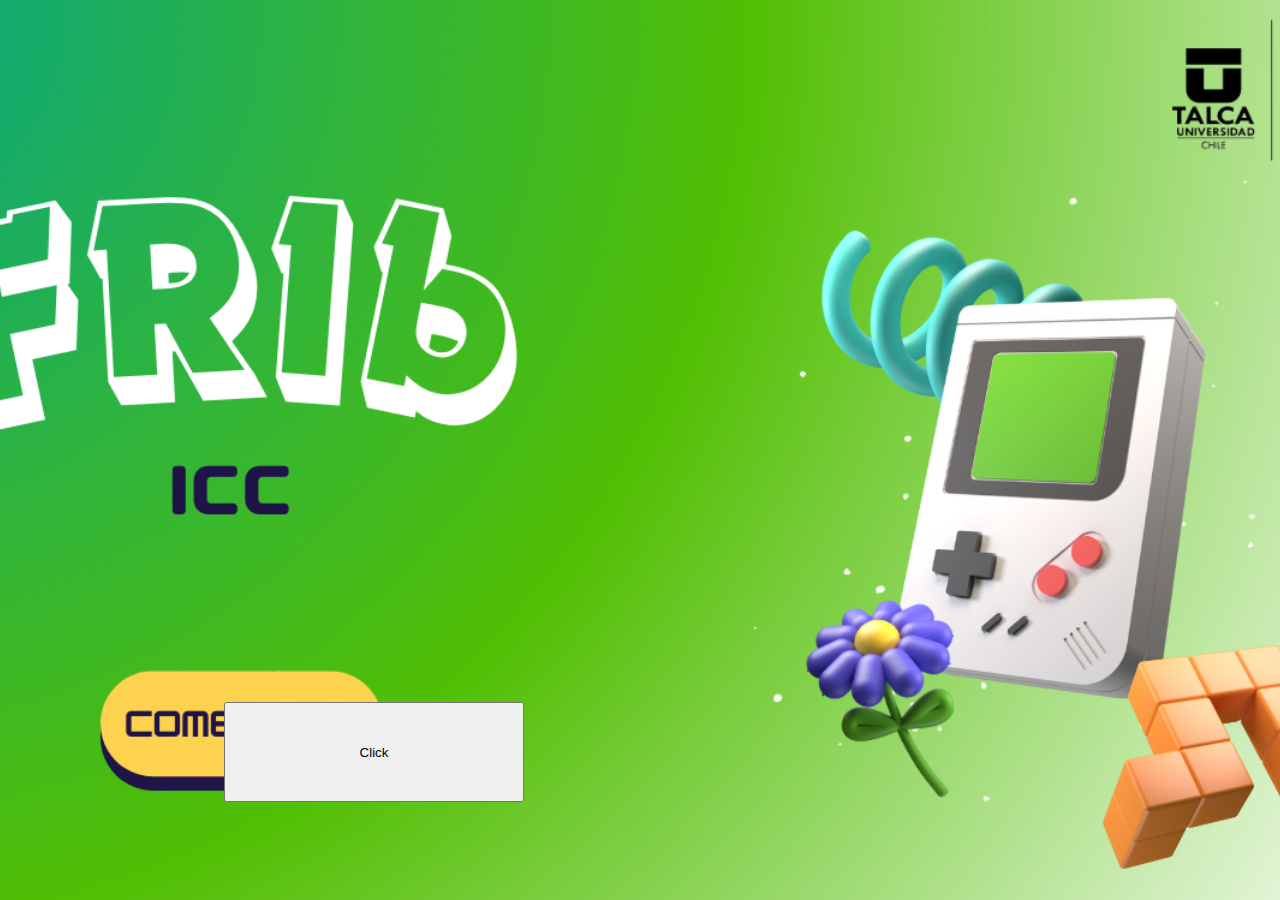
<file: index.html>
<!DOCTYPE html>
<html lang="en">
<head>
    <link rel="stylesheet" type="text/css" href="homecss.css">
    <meta charset="UTF-8">
    <meta name="viewport" content="width=device-width, initial-scale=1.0">
    <title>Frib ICC </title>

    <style>
        .button-layout {
            position: fixed;
            left: 17.5vw;   /* 10% del ancho del viewport */
            top: 78vh;    /* 20% de la altura del viewport */
        }

        button {
            width: 300px;   /* Ancho del botón  */
            height: 100px;  /* Altura del botón */

            /*
            /* background: transparent; /* Hace que el fondo del botón sea transparente */
            /* border: none; /* Elimina el borde del botón */
            /* color: transparent; /* Hace que el color del texto sea transparente */
        }
    </style>
    
</head>
<body>
    <div class="button-layout">
        <a href="paginajuegos.html">
            <button>Click</button>
        </a>
    </div>
</body>
</html>
</file>
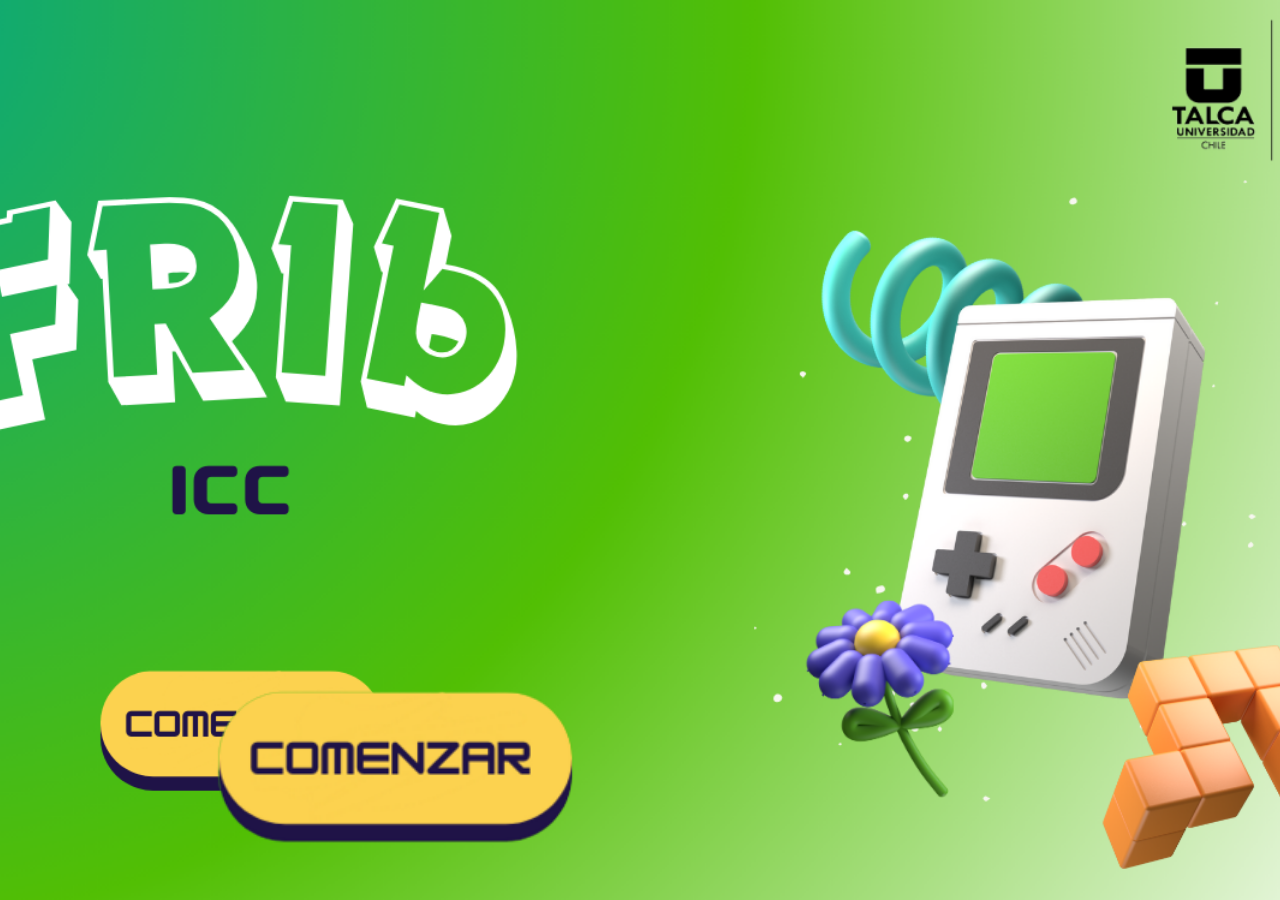
<file: home/index.html>
<!DOCTYPE html>
<html lang="en">
<head>
    <link rel="stylesheet" type="text/css" href="homecss.css">
    <meta charset="UTF-8">
    <meta name="viewport" content="width=device-width, initial-scale=1.0">
    <title>Frib ICC </title>

    
</head>
<body>
    <div>
        <a href="../pagina_juegos/paginajuegos.html">
            <button class="button-layout">Iniciar</button>
        </a>
    </div>
</body>
</html>
</file>
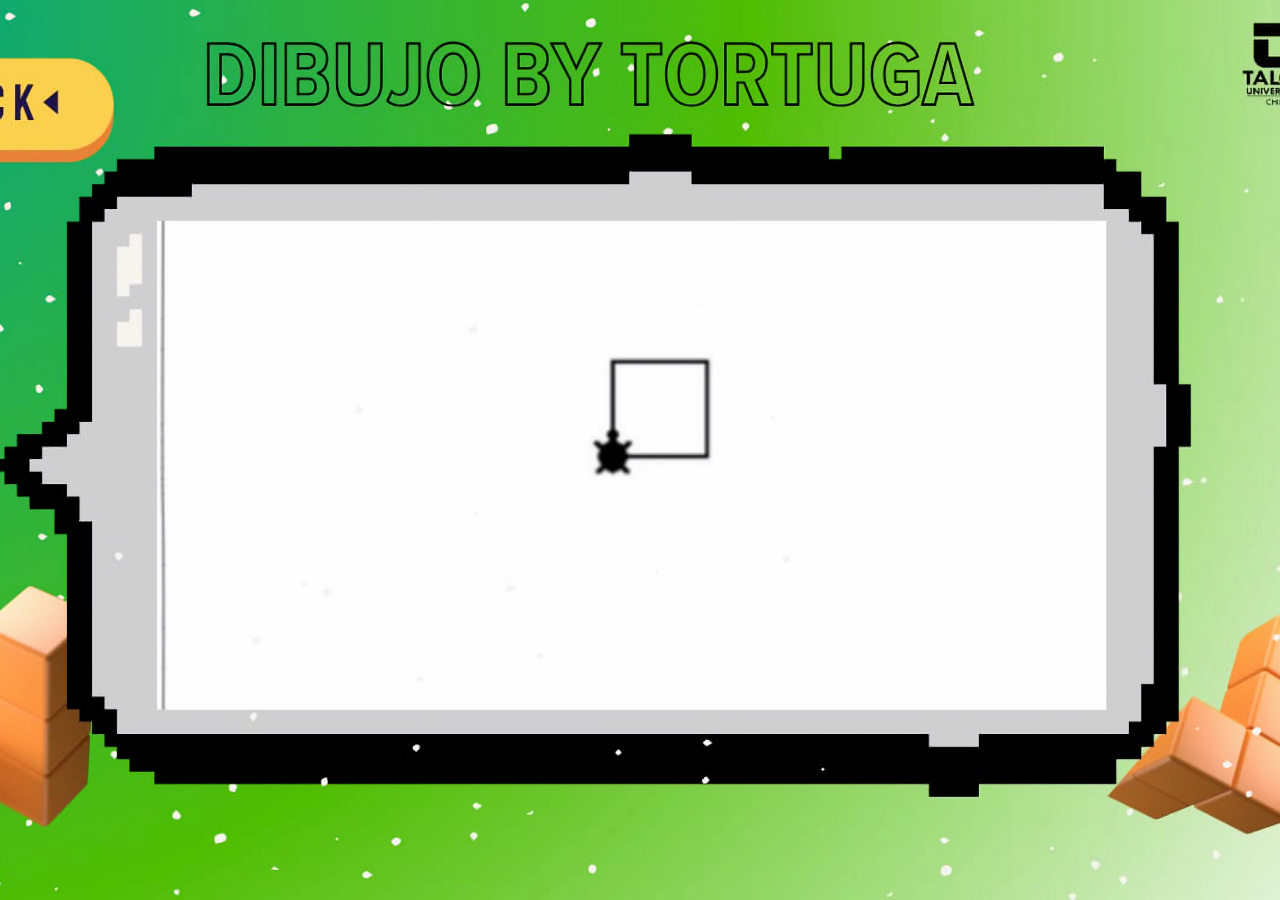
<file: paginadibujobytortuga.html>
<!DOCTYPE html>
<html lang="en">
<head>
    <link rel="stylesheet" type="text/css" href="dibujobytortuga.css">
    <meta charset="UTF-8">
    <meta name="viewport" content="width=device-width, initial-scale=1.0">
    <title>Document</title>
    <style>
        .button-layout {
            position: fixed;
            left: 60px;    /* Coordenada X     */
            top: 25px;     /* Coordenada Y     */
        }

        button {
            width: 260px;   /* Ancho del botón  */
            height: 110px;  /* Altura del botón */
            background: transparent; /* Hace que el fondo del botón sea transparente */
            border: none; /* Elimina el borde del botón */
            color: transparent; /* Hace que el color del texto sea transparente */
        }
    </style>
</head>
<body>

    <div class="button-layout">
        <a href="paginajuegos.html">
            <button>Click</button>
        </a>
    </div>

    
</body>
</html>
</file>
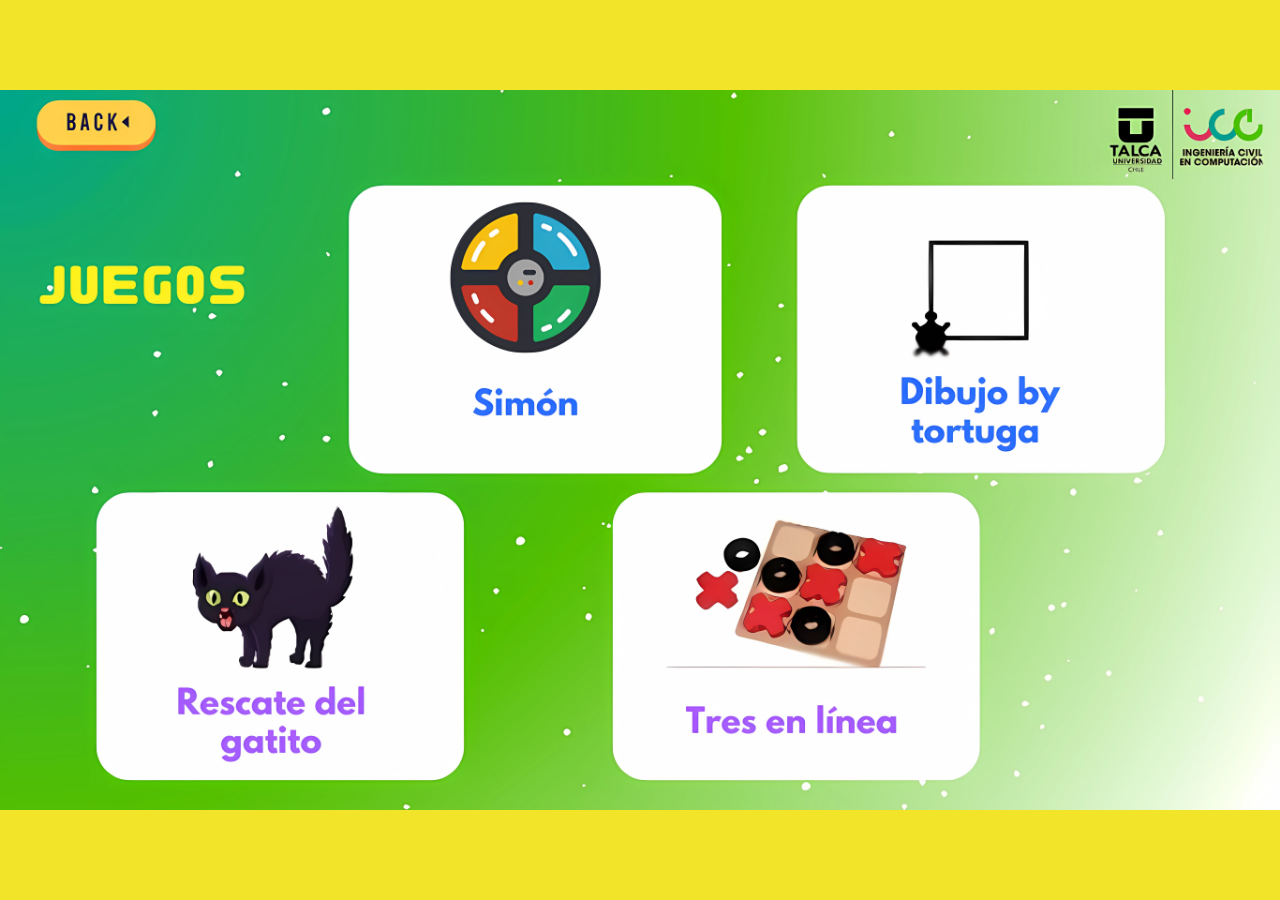
<file: paginajuegos.html>
<!DOCTYPE html>
<html lang="en">
<head>
    <link rel="stylesheet" type="text/css" href="paginajuegoscss.css">
    <meta charset="UTF-8">
    <meta name="viewport" content="width=device-width, initial-scale=1.0">
    <title>Document</title>
    <style>
        .button1-layout {
            position: fixed;
            left: 160px;    /* Coordenada X     */
            top: 15px;     /* Coordenada Y     */
        }

        .button2-layout {
            position: fixed;
            left: 385px;    /* Coordenada X     */
            top: 790px;     /* Coordenada Y     */ 
        }

        .button3-layout {
            position: fixed;
            left: 1293px;    /* Coordenada X     */
            top: 390px;     /* Coordenada Y     */ 
        }

        .button4-layout {
            position: fixed;
            left: 710px;    /* Coordenada X     */
            top: 390px;     /* Coordenada Y     */ 
        }

        .button5-layout {
            position: fixed;
            left: 1050px;    /* Coordenada X     */
            top: 790px;     /* Coordenada Y     */ 
        }

        button {
            width: 145px;   /* Ancho del botón  */
            height: 55px;  /* Altura del botón */
            
            /*Hace que el botón sea transparente*/ 
            background: transparent; 
            border: none; 
            color: transparent;
        }
    </style>
</head>
<body>
    <div class="button1-layout">
        <a href="index.html">
            <button>Click</button>
        </a>
    </div>
    
    <div class="button2-layout">
        <a href="paginarescatedelgatito.html">
            <button>Gato</button>
        </a>
    </div> 

    <div class="button3-layout">
        <a href="paginadibujobytortuga.html">
            <button>Tortuga</button>
        </a>
    </div>
    
    <div class="button4-layout">
        <a href="paginasimondice.html">
            <button>Simon</button>
        </a>
    </div>
    
    <div class="button5-layout">
        <a href="paginatresenlinea.html">
            <button>Tres</button>
        </a>
    </div> 
</body>
</html>
</file>
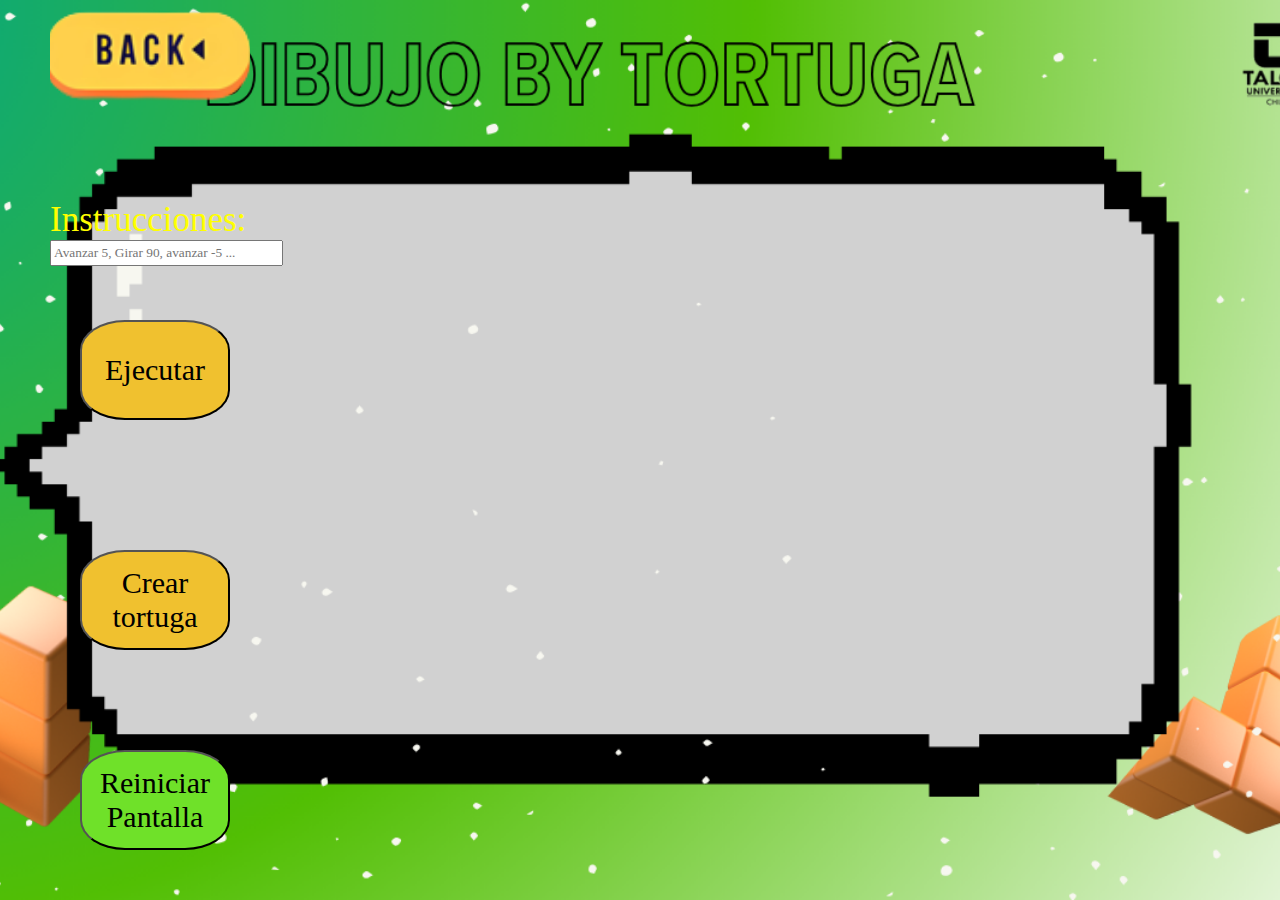
<file: dibujobytortuga/paginadibujobytortuga.html>
<!DOCTYPE html>
<html lang="en">
<head>
    <link rel="stylesheet" type="text/css" href="dibujobytortuga.css">
    <meta charset="UTF-8">
    <meta name="viewport" content="width=device-width, initial-scale=1.0">
    <title>Document</title>
    <!-- Este código hace un párrafo 
    <script src="https://cdn.jsdelivr.net/npm/phaser@3.60.0/dist/phaser-arcade-physics.min.js"></script>
    -->
    <meta charset="UTF-8">
    <meta name="viewport" content="width=device-width, initial-scale=1.0">
    <title>Proyecto Tortuga</title>
    <style>
        #canvas {
            position: absolute; 
            left: 320px; 
            top: 150px;
            border: 0px solid #000;
        }

    </style>
</head>
<body style="margin-right:50rem ; margin-top:31%; display:flex;align-items: center">
    
    <canvas id="canvas" width="1230" height="450"></canvas>
    
    <br> 
    <label for="instrucciones" style="position: absolute; left: 50px; top: 200px;  width: 150px; height: 100px; font-size: 35px; font-family: 'Georgia', serif; Color: yellow;">Instrucciones:</label>
    <input type="text" id="instrucciones" placeholder="Avanzar 5, Girar 90, avanzar -5 ..." style="position: absolute; left: 50px; top: 240px; width: 225px; height: 20px; font-family: 'Georgia', serif;">
    <button onclick="ejecutarInstrucciones()" style="border-radius: 30%; padding: 10px 20px; font-size: 30px; background: #F0C12F; position: absolute; left: 80px; top: 320px; width: 150px; height: 100px; font-family: 'Georgia', serif;">Ejecutar</button>
    <button onclick="dibujarTortuga()" style="border-radius: 30%; padding: 10px 20px; font-size: 30px; background: #F0C12F; position: absolute; left: 80px; top: 550px; width: 150px; height: 100px; font-family: 'Georgia', serif;">Crear tortuga</button>
    <button onclick="reiniciar()" style="border-radius: 30%; padding: 10px 10px; font-size: 30px; background: #6FE129; position: absolute; left: 80px; top: 750px; width: 150px; height: 100px;  font-family: 'Georgia', serif;">Reiniciar Pantalla</button>

    <label for="instrucciones" style="position: absolute; left: 1650px; top: 200px;  width: 150px; height: 100px; font-size: 35px; color: #43A0AB; font-family: 'Georgia', serif;">Instrucciones Predefinidas:</label>
    <label for="instrucciones" style="position: absolute; left: 1650px; top: 300px;  width: 200px; height: 100px; font-size: 20px; Color: #43A0AB; font-family: 'Georgia', serif;">-Avanzar_X_(Píxeles)</label>
    <label for="instrucciones" style="position: absolute; left: 1650px; top: 330px;  width: 150px; height: 100px; font-size: 20px; Color: #43A0AB; font-family: 'Georgia', serif;">-Girar_X_(Grados)</label>
    
    <div id="canvas-container">
        <canvas id="canvas" width="1260" height="670"></canvas>
    </div>

    <div>
        <a href="../pagina_juegos/paginajuegos.html" title="Librería de juegos">
            <button class="buttonBack-layout" tittle="Librería de juegos">Back</button>
        </a>
    </div>

    <div id="phaser-container">
        <script>
        // Definir el canvas
        const canvas = document.getElementById('canvas');
        const ctx = canvas.getContext('2d');

        // Definimos la Tortuga para mantener el estado
        const tortuga = {
            x: canvas.width / 2,
            y: canvas.height / 2,
            angulo: 0 // Ángulo en grados
        };

        function reiniciar() {
            tortuga.x = canvas.width / 2;
            tortuga.y = canvas.height / 2;
            tortuga.angulo = 0;
            rastroAcumulado.length = 0;

            ctx.clearRect(0, 0, canvas.width, canvas.height);
        }
        
        //Ejemplos de dibujos
        //avanzar 5 & girar 90 & avanzar 5 & girar 90 & avanzar 5 & girar 90 & avanzar 10 & girar -90 & avanzar 5  & girar -90 & avanzar 5  & girar -90 & avanzar 5 & girar -45 & avanzar 6 & girar 180 & avanzar 12
        //avanzar 5 & girar -45 & avanzar 7 & girar -45 & avanzar 5 & girar -45 & avanzar 7 & girar -45 & avanzar 5 & girar -45 & avanzar 7 & girar -45 & avanzar 5 & girar -45 & avanzar 7

        //Fcunción para ejecutar la instrucción solicitada por el usuario
        function ejecutarInstrucciones() {
            const instruccionesInput = document.getElementById('instrucciones');
            const instrucciones = instruccionesInput.value.trim();

            // Verificar si se ingresaron al menos dos instrucciones separadas por "&"
            if (instrucciones.includes('&')) {
                const instruccionesSeparadas = instrucciones.split('&');

                // Limpiar el rastro acumulado antes de iniciar nuevas instrucciones
                rastroAcumulado.length = 0;

                instruccionesSeparadas.forEach((instruccion, index) => {
                    setTimeout(() => {
                        ejecutarSiguiente(instruccionesSeparadas, index);
                    }, index * 1000); 
                });
            } else {
                // Ejecutar una sola instrucción
                ejecutarSiguiente([instrucciones], 0);
                moverTortuga(0);
            }
        }

        //Función que en caso de que sean más de 2 instruciones a la ves, ejecute cada instrucción en base al índice de un arrelgo 
        function ejecutarSiguiente(instrucciones, index) {
            if (index >= instrucciones.length) return;

            const instruccionActual = instrucciones[index].trim();

            // Validar la estructura de la instrucción actual
            const match = /^(avanzar|girar) (-?\d+)$/.exec(instruccionActual);
            if (!match) {
                alert('La instrucción: "' + instruccionActual + '" no es reconocida');
                return;
            }

            const comando = match[1].toLowerCase();
            const valor = parseInt(match[2]);

            const finalizarInstruccion = () => {
                ejecutarSiguiente(instrucciones, index + 1);
            };
            //Comandos que el código reconoce para compilar 
            switch (comando) {
                case 'avanzar':
                    moverTortuga(valor).then(finalizarInstruccion);
                    moverTortuga(0);
                    break;
                case 'girar':
                    girarTortuga(valor).then(finalizarInstruccion);
                    moverTortuga(0);
                    break;
                default:
                    console.log('Instrucción no reconocida:', instruccionActual);
                    finalizarInstruccion();
            }
        }

        // Función para dibujar la tortuga en el canvas
        function dibujarTortuga() {
            ctx.clearRect(0, 0, canvas.width, canvas.height);

            // Dibujar el rectángulo para representar la tortuga
            //Después lo quite visualmente
            const anchoTortuga = 25;
            const altoTortuga = 20;

            ctx.save();
            ctx.translate(tortuga.x, tortuga.y);
            ctx.rotate(tortuga.angulo * (Math.PI / 180));

            ctx.fillStyle = '#00000000';
            ctx.fillRect(-anchoTortuga / 2, -altoTortuga / 2, anchoTortuga, altoTortuga);
            //Borde del rectángulo
            //ctx.strokeRect(-anchoTortuga / 2, -altoTortuga / 2, anchoTortuga, altoTortuga);
            ctx.lineWidth = '0,01';

            //Cabeza Tortuga
            const radioCirculo2 = 5;
            ctx.beginPath();
            ctx.arc(7, 0, radioCirculo2, 0, 2 * Math.PI);
            ctx.fillStyle = 'darkgreen';
            ctx.fill();
            ctx.stroke();

            //Patas Tortuga
            ctx.beginPath();
            ctx.moveTo(3,-14);
            ctx.lineTo(-1,1);
            ctx.strokeStyle = 'green';
            ctx.lineWidth = 4;
            ctx.stroke();

            ctx.beginPath();
            ctx.moveTo(3,15);
            ctx.lineTo(-1,1);
            ctx.strokeStyle = 'green';
            ctx.stroke();

            ctx.beginPath();
            ctx.moveTo(-8,8);
            ctx.lineTo(-10,15);
            ctx.strokeStyle = 'green';
            ctx.stroke();

            ctx.beginPath();
            ctx.moveTo(-8,-8);
            ctx.lineTo(-10,-15);
            ctx.strokeStyle = 'green';
            ctx.stroke();

            // Cuerpo Tortuga
            const radioCirculo = 8;
            ctx.beginPath();
            ctx.arc(-3, 0, radioCirculo, 0, 2 * Math.PI);
            ctx.fillStyle = 'darkgreen';
            ctx.fill();
            ctx.stroke();

            ctx.restore();
        }
        
        // Función para girar la tortuga suavemente
        function girarTortuga(grados) {
            // Número de pasos para suavizar el giro 
            const pasosgiro = 20;
            const duracion = 500;
            const stepAngle = grados / pasosgiro;
            const intervalo = duracion / pasosgiro;

            // Animación que hace que el giro no sea brusco
            let step = 0;
            const turnos = setInterval(() => {
                tortuga.angulo += stepAngle;
                dibujarTortuga();
                step++;
                if (step === pasosgiro) {
                    clearInterval(turnos);
                }
            }, intervalo);
            moverTortuga(0);
        }

        // Función para desplazar la tortuga suavemente (Crearle una pequeña animación)
        function moverTortuga(distancia) {
            const radianes = tortuga.angulo * (Math.PI / 180);
            const deltaX = distancia * Math.cos(radianes);
            const deltaY = distancia * Math.sin(radianes);
            const pasos = 20;
            const duracion = 500;
            const interval = duracion / pasos;

            // Animación de movimiento suave
            let pasos_const = 0;
            const smoothMove = setInterval(() => {
                // Actualizar las coordenadas de la tortuga
                const ultimaPosicionTortuga = { x: tortuga.x, y: tortuga.y };
                tortuga.x += deltaX / pasos;
                tortuga.y += deltaY / pasos;

                // Dibujar la tortuga y agregar la posición al rastro
                dibujarTortuga();
                rastroTortuga(distancia);

                pasos_const++;
                // Comprobar que se hicieron correctamente todos los pasos
                if (pasos_const === pasos) {
                    clearInterval(smoothMove);
                }
            }, interval);
        }


        // Variable para almacenar el rastro acumulado
        const rastroAcumulado = [];

        // Función que se encarga de dibujar el rastro
        function rastroTortuga(distancia) {
            const radianes = tortuga.angulo * (Math.PI / 180);

            // Almacena la posición actual antes de actualizarla
            const ultimaPosicionTortuga = { x: tortuga.x, y: tortuga.y };

            // Actualiza las coordenadas de la tortuga
            tortuga.x += distancia * Math.cos(radianes);
            tortuga.y += distancia * Math.sin(radianes);

            // Agrega la posición al rastro acumulado
            rastroAcumulado.push({ inicio: ultimaPosicionTortuga, fin: { x: tortuga.x, y: tortuga.y } });

            // Dibuja todo el rastro acumulado
            ctx.clearRect(0, 0, canvas.width, canvas.height);
            dibujarTortuga(); // Dibuja la tortuga en su posición actual

            rastroAcumulado.forEach(({ inicio, fin }) => {
                ctx.beginPath();
                ctx.moveTo(inicio.x, inicio.y);
                ctx.lineTo(fin.x, fin.y);
                ctx.strokeStyle = 'black';
                ctx.stroke();
            });   
        }
        </script>
        </div>
</body>
</html>
</file>
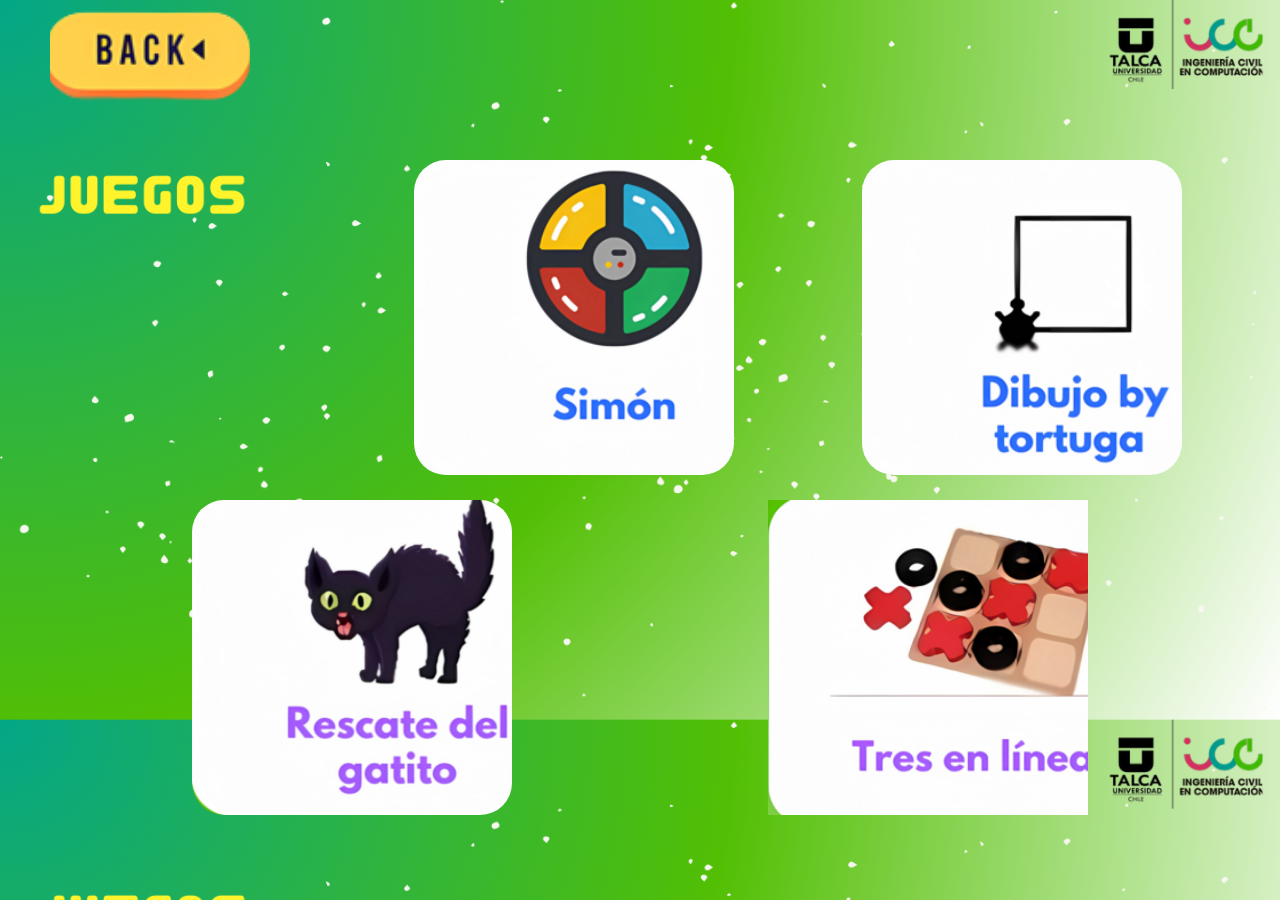
<file: pagina_juegos/paginajuegos.html>
<!DOCTYPE html>
<html lang="en">
<head>
    <link rel="stylesheet" type="text/css" href="paginajuegoscss.css">
    <meta charset="UTF-8">
    <meta name="viewport" content="width=device-width, initial-scale=1.0">
    <title>Document</title>

</head>
<body>
    <a href="../dibujobytortuga/paginadibujobytortuga.html" class="buttonTortuga-layout">
        <div id="imagen" style="border-radius: 2rem" >
            <div id="info" href="../dibujobytortuga/paginadibujobytortuga.html" >
                <p class="recuadro" style=" color: white;width: 26rem;height: 3rem;align-content: center;margin: 2rem; text-align: center" id="headline">Dibujo By Tortuga</p>
                <p style="margin-top: 7rem" id="descripcion">Te enfrentarás a la tarea de dibujar figuras utilizando líneas rectas. Deberas proporcionar instrucciones precisas para que la tortuga realice movimientos como arriba, abajo, izquierda y derecha.</p>
            </div>
        </div>
    </a>
    
    <a href="../simondice/paginasimondice.html" class="buttonSimon-layout">
        <div id="imagensimon" style="border-radius: 2rem">
            <div id="info" href="../simondice/paginasimondice.html" >
                <p class="recuadro" style="color: white; width: 26rem;height: 3rem;align-content: center;margin: 2rem; text-align: center" id="headline">Simón</p>
                <p style="margin-top: 7rem" id="descripcion">Debes seguir y replicar secuencias de luces y sonidos en un patrón cada vez más complejo. Este minijuego pone a prueba tu memoria y concentración.</p>
            </div>
        </div>
    </a>
    
    <a href="../rescatargatito/paginarescatedelgatito.html" class="buttonGato-layout" style="border-radius: 50rem">
        <div style="margin-left: 0rem;margin-top: 0rem;border-radius: 2rem" id="imagenrescate" >
            <div id="info" href="../rescatargatito/paginarescatedelgatito.html" >
                <p class="recuadro1" style=" color: white;width: 26rem;height: 3rem;align-content: center;margin: 2rem; text-align: center" id="headline">Rescatar al Gatito</p>
                <p style="margin-top: 7rem" id="descripcion" >Asumes el papel de un personaje que debe salvar a un gatito atrapado en una plataforma dentro de un complejo circuito. Debes planificar cuidadosamente tus movimientos para lograr el rescate con éxito.</p>
            </div>
        </div>
    </a>
    
    
    <a href="../tresenlinea/paginatresenlinea.html" class="buttonTresEnLinea-layout">
        <div id="imagentres" style="border-radius: 10rem" >
            <div id="info" href="../tresenlinea/paginatresenlinea.html" >
                <p class="recuadro1"  style="color: white; width: 26rem;height: 3rem;align-content: center;margin: 2rem; text-align: center" id="headline">Tres En Línea</p>
                <p style="margin-top: 7rem" id="descripcion">Un clásico juego de Tres en Línea, donde debes competir por colocar tres fichas en línea en un tablero (contra la maquina o contra jugador).</p>
            </div>
        </div>
    </a>
    
    <div>
        <a href="../home/index.html">
            <button class="buttonBack-layout" title="Página principal">Back</button>
        </a>
    </div>
     
</body>
</html>
</file>
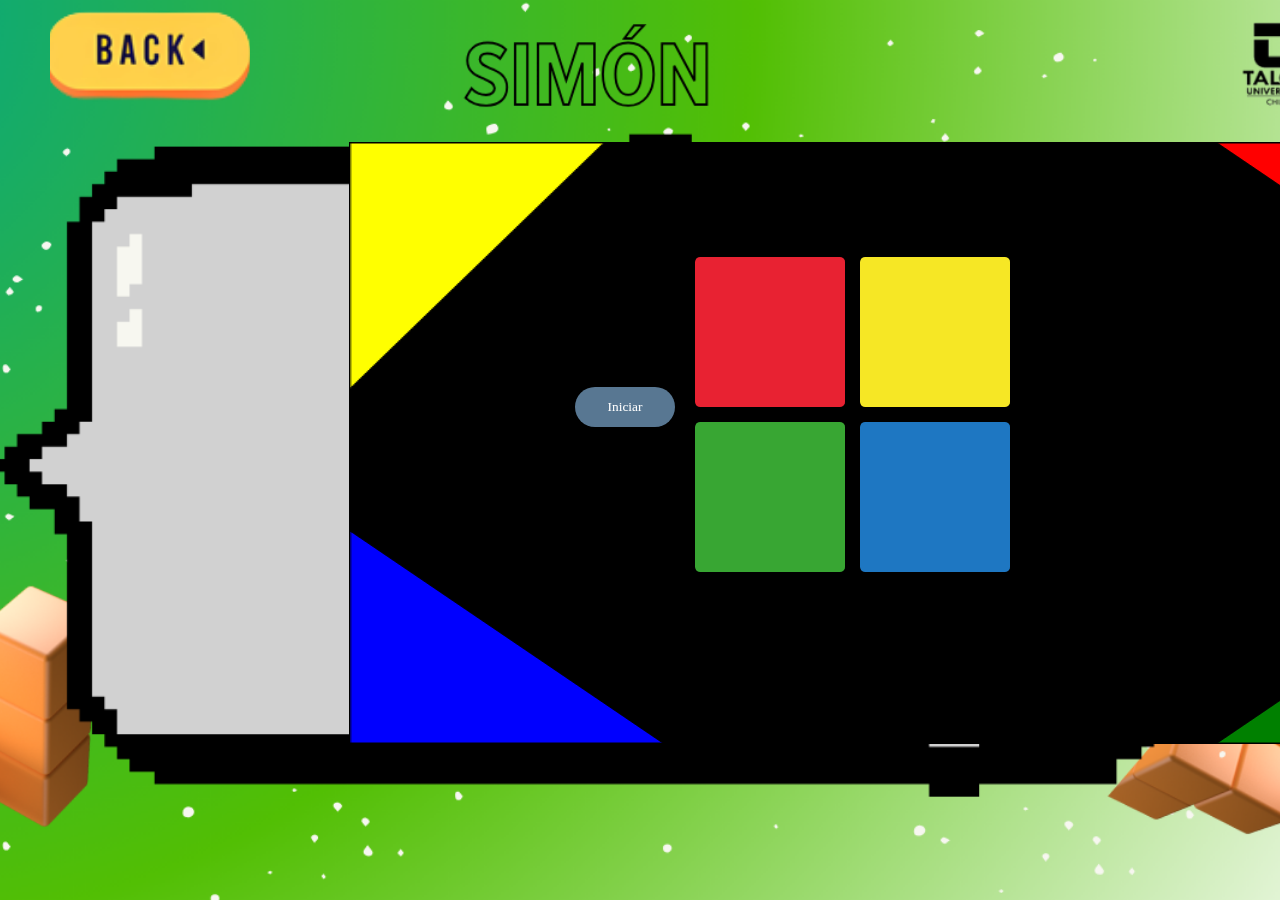
<file: simondice/paginasimondice.html>
<!DOCTYPE html>
<html lang="en">

<head>
    <link rel="stylesheet" type="text/css" href="paginasimondice.css">
    <meta charset="UTF-8">
    <meta name="viewport" content="width=device-width, initial-scale=1.0">
    <script src="logica.js" type="text/javascript" defer></script>
    <title>Document</title>
    <style>
        body {
            margin-right: 19%;
            margin-top: 8%;
            display: flex;
            align-items: center;
            position: relative;
        }

        /* Estilos CSS para el canvas */
        canvas {
            border: 1px solid #000000;
            width: 1180px;
            height: 600px;
            background-color: black;
            position: absolute;
            top: 40px;
            left: 349px;
            z-index: 1;
        }

        .buttonContainer {
            position: relative;
            /* relativo al contenedor padre */
            z-index: 2;
            top: auto;
            left: auto;

            /* Un nivel encima del resto */

        }


        #round-container {
            position: relative;
            /* relativo al body */
            z-index: 4;

        }
    </style>
</head>

<body>
    <a href="../pagina_juegos/paginajuegos.html">
        <button class="buttonBack-layout" title="Librería de juegos">Back</button>
    </a>
    <canvas id="myCanvas" width="800" height="600"></canvas>
<div id="mensajeDerrota" class="mensaje-derrota"></div>


    <script>
        document.addEventListener("DOMContentLoaded", function () {
            const canvas = document.getElementById("myCanvas");
            const ctx = canvas.getContext("2d");

            // Dibuja un cuadrado con bordes redondeados en el canvas
            function dibujarCuadradoRedondeado(ctx, x, y, width, height, radio) {
                ctx.beginPath();
                ctx.moveTo(x + radio, y);
                ctx.arcTo(x + width, y, x + width, y + height, radio);
                ctx.arcTo(x + width, y + height, x, y + height, radio);
                ctx.arcTo(x, y + height, x, y, radio);
                ctx.arcTo(x, y, x + width, y, radio);
                ctx.closePath();
                ctx.fillStyle = "black";
                ctx.fill();
            }
            function dibujarTrianguloRectangulo(ctx, x, y, hipotenusa, angulo, color) {
                const radianes = angulo * (Math.PI / 180); // Convertir el ángulo a radianes
                const base = Math.cos(radianes) * hipotenusa;
                const altura = Math.sin(radianes) * hipotenusa;

                ctx.beginPath();
                ctx.moveTo(x, y); // Esquina inferior izquierda
                ctx.lineTo(x + base, y); // Esquina inferior derecha
                ctx.lineTo(x, y - altura); // Esquina superior izquierda
                ctx.closePath(); // Conecta el último punto con el primero para cerrar el triángulo
                ctx.fillStyle = color; // Asigna el color recibido como parámetro
                ctx.fill(); // Rellena el triángulo
                ctx.strokeStyle = "black"; // Color del borde del triángulo (puedes modificarlo si lo deseas)
                ctx.stroke(); // Dibuja el borde del triángulo
            }


            dibujarTrianguloRectangulo(ctx, 0, 0, 300, 305, "yellow");

            dibujarTrianguloRectangulo(ctx, 800, 600, 300, 135, "green");


            dibujarTrianguloRectangulo(ctx, 0, 600, 300, 45, "blue");

            dibujarTrianguloRectangulo(ctx, 800, 0, 300, 225, "red");

            dibujarCuadradoRedondeado(ctx, 235, 100, 280, 380, 20);





        });
    </script>



    <div class="buttonContainer">
        <button id="startButton" class="custom-start">Iniciar</button>

        <div class="square yellow"></div>
        <div class="square blue"></div>
        <div class="square red"></div>


        <div class="square green"></div>
    </div>

    <div id="round-container">
        <div id="round"></div>
    </div>

</body>

</html>
</file>
<file: homecss.css>
body{
    margin: 0;
    padding: 0;
    background-image: url('home.png');
    background-size: cover;
    background-repeat: no-repeat;
    background-attachment: fixed;
    background-position: center;
}
</file>
<file: home/homecss.css>
body{
    margin: 0;
    padding: 0;
    background-image: url('home.png');
    background-size: cover;
    background-repeat: no-repeat;
    background-attachment: fixed;
    background-position: center;
}
@keyframes beat {
  0%, 50%, 100% { transform: scale(1, 1); }
  30%, 80% { transform: scale(0.95, 0.95); }
}
.button-layout {
    position: fixed;
    
    left: 15vw;   /* 17% del ancho del viewport */
    top: 74vh;    /* 77% de la altura del viewport */
    width: 400px;   /* Ancho del botón  */
    height: 190px;  /* Altura del botón */
    background-image: url(comenzar.png);
    background: transparent; /* Hace que el fondo del botón sea transparente */
    border: none; /* Elimina el borde del botón */
    color: transparent; /* Hace que el color del texto sea transparente */ 
    background-image: url('comenzar.png'); /* Ruta de la imagen de fondo */
    background-size:cover;/*Ajusta la imagen al tamaño del botón */
    background-repeat: no-repeat; /* Evita la repetición de la imagen */
    cursor: pointer;
    /*animation: .pulso 1s infinite;  Nombre de la animación, duración y repetición infinita */
    animation: 1.5s ease 0s infinite beat;
}

.button-layout:before,
.button-layout:after{
    position: absolute;
    content: "";
    left: 50px;
    top: 0;
    width: 80px;
    height: 110px;
    transform: rotate(-45deg);
            transform-origin: 0 100%;
}
.button-leyout:after{
    left: 0;
    transform: rotate(45deg);
    transform-origin :100% 100%;
}
</file>
<file: dibujobytortuga.css>
body{
    margin: 0;
    padding: 0;
    background-image: url('dibujobytortuga.png');
    background-size: cover;
    background-repeat: no-repeat;
    background-attachment: fixed;
    background-position: center;
}
</file>
<file: paginajuegoscss.css>
body{
    margin: 0;
    padding: 0;
    background-color: #F2E529;
    background-image: url('pantallajuegos.png');
    background-size: contain;
    background-position: center;
    background-attachment: fixed;
    background-repeat: no-repeat;


}
</file>
<file: dibujobytortuga/dibujobytortuga.css>
body{
    margin: 0;
    padding: 0;
    background-image: url('dibujo.png');
    background-size: cover;
    background-repeat: no-repeat;
    background-attachment: fixed;
    background-position: center;
}
.buttonBack-layout {
    position: fixed;
    left: 50px;    /* Coordenada X     */
    top: 9px;     /* Coordenada Y     */
    width: 200px;   /* Ancho del botón  */
    height: 100px;  /* Altura del botón */
    background: transparent; /* Hace que el fondo del botón sea transparente */
    border: none; /* Elimina el borde del botón */
    color: transparent; /* Hace que el color del texto sea transparente */ 
    background-image: url('back.png'); /* Ruta de la imagen de fondo */
    background-size: cover; /* Ajusta la imagen al tamaño del botón */
    background-position: center; /* Centra la imagen en el botón */
    background-repeat: no-repeat; /* Evita la repetición de la imagen */
    cursor: pointer;
    animation: pulso 1s infinite; /* Nombre de la animación, duración y repetición infinita */
}

.buttonBack-layout:active {
   transform: scale(0.9);
 }
#phaser-container {
    width: 800%; /* Ancho deseado del juego */
    height: 800%; /* Alto deseado del juego */
}
</file>
<file: pagina_juegos/paginajuegoscss.css>
body{
    margin: 0;
    padding: 0;
    background-size: cover;
    background-image: url(fondoMenu.png);
    

}

.buttonBack-layout {
    position: fixed;
    left: 50px;    /* Coordenada X     */
    top: 9px;     /* Coordenada Y     */
    width: 200px;   /* Ancho del botón  */
    height: 100px;  /* Altura del botón */
    background: transparent; /* Hace que el fondo del botón sea transparente */
    border: none; /* Elimina el borde del botón */
    color: transparent; /* Hace que el color del texto sea transparente */ 
    background-image: url('back.png'); /* Ruta de la imagen de fondo */
    background-size: cover; /* Ajusta la imagen al tamaño del botón */
    background-position: center; /* Centra la imagen en el botón */
    background-repeat: no-repeat; /* Evita la repetición de la imagen */
    cursor: pointer;
    animation: .pulso 1s infinite; /* Nombre de la animación, duración y repetición infinita */
}
.buttonBack-layout:active {
   transform: scale(0.9);
 }

.buttonGato-layout {
     position: fixed;
    left: 15vw;    /* Coordenada X     */
    top: 500px;     /* Coordenada Y     */
    width: 25vw;   /* Ancho del botón  */
    height: 35vh;  /* Altura del botón */
    background-image: url(juegoRescate.png);
    background-size:cover;/*Ajusta la imagen al tamaño del botón */
    background-repeat: no-repeat; /* Evita la repetición de la imagen */
    cursor: pointer;
    border: none; /* Elimina el borde del botón */
    color: transparent; /* Hace que el color del texto sea transparente */  
    
}

.buttonTortuga-layout {
    position: fixed;
    left: 65vw;    /* Coordenada X     */
    top: 130px;     /* Coordenada Y     */
    width: 25vw;   /* Ancho del botón  */
    height: 35vh;  /* Altura del botón */
    cursor: pointer;
    border: none; /* Elimina el borde del botón */  
}

.buttonSimon-layout {
    
    position: fixed;
    left: 30vw;    /* Coordenada X     */
    top: 130px;     /* Coordenada Y     */
    width: 25vw;   /* Ancho del botón  */
    height: 35vh;  /* Altura del botón */
    background-size:cover;/*Ajusta la imagen al tamaño del botón */
    background-repeat: no-repeat; /* Evita la repetición de la imagen */
    cursor: pointer;
    border: none; /* Elimina el borde del botón */
    color: transparent; /* Hace que el color del texto sea transparente */  
}

.buttonTresEnLinea-layout {
    position: fixed;
    left: 60vw;    /* Coordenada X     */
    top: 500px;     /* Coordenada Y     */
    width: 25vw;   /* Ancho del botón  */
    height: 35vh;  /* Altura del botón */
    background-image: url(juegoTres.png);
    background-size:cover;/*Ajusta la imagen al tamaño del botón */
    background-repeat: no-repeat; /* Evita la repetición de la imagen */
    cursor: pointer;
    border: none; /* Elimina el borde del botón */
    color: transparent; /* Hace que el color del texto sea transparente */
}

* {
  margin:0;
  padding:0;
  color:black;
  font-family:Arial;
}

div#imagen {
  background-size: cover;/*sólo para ejemplo*/
  background-image: url("juegoDibujo.png");
  margin: 30px;
  position: fixed;
  left: 65vw;    /* Coordenada X     */
  top: 130px;     /* Coordenada Y     */
  width: 25vw;   /* Ancho del botón  */
  height: 35vh;  /* Altura del botón */
  cursor: pointer;
  border: none; /* Elimina el borde del botón */  
  border-radius: 2rem;
}

div#info {
  position:absolute;
  overflow:hidden;
  width: 25vw;
  height: 35vh;
  background-color: whitesmoke;
  opacity:0;
  transition: opacity 0.3s;
  border-radius: 2rem;
}

div#imagen:hover div#info {
  opacity:1;
  border-radius: 2rem;
}

p#headline {
  position: absolute;
  font-size: 2rem;
  margin-left: -80px;
  margin-top: 20px;
  transition: margin-left 0.3s;
}

div#imagen:hover p#headline {
  margin-left: 115px;
}

p#descripcion {
  margin:1.4rem; 
  font-size: 1.5rem;
  text-align:center;
  margin-top: 3rem;
  transition: margin-top 0.4s;
    
}

div#imagen:hover p#descripcion {
  margin-top: 75px;
}

div#imagensimon{
  background-size: cover;/*sólo para ejemplo*/
  background-image: url("juegoSimon.png");
  margin: 30px;
  position: cover;
  left: 65vw;    /* Coordenada X     */
  top: 130px;     /* Coordenada Y     */
  width: 25vw;   /* Ancho del botón  */
  height: 35vh;  /* Altura del botón */
  cursor: pointer;
  border: none; /* Elimina el borde del botón */
    border-radius: 2rem;
}

div#imagensimon:hover p#descripcion {
  margin-top: 75px;
}
div#imagensimon:hover p#headline {
  margin-left: 115px;
}
div#imagensimon:hover div#info {
  opacity:1;
    border-radius: 2rem;
}

div#imagentres{
  position: fixed;
    left: 60vw;    /* Coordenada X     */
    top: 500px;     /* Coordenada Y     */
    width: 25vw;   /* Ancho del botón  */
    height: 35vh;  /* Altura del botón */
    background-image: url(juegoTres.png);
    background-size:cover;/*Ajusta la imagen al tamaño del botón */
    background-repeat: no-repeat; /* Evita la repetición de la imagen */
    cursor: pointer;
    border: none; /* Elimina el borde del botón */
    color: transparent; /* Hace que el color del texto sea transparente */
    border-radius: 2rem;
}
div#imagentres:hover div#info {
  opacity:1;
}
div#imagentres:hover p#descripcion {
  margin-top: 75px;
}
div#imagentres:hover p#headline {
  margin-left: 115px;
}
div#imagentres:hover div#info {
  opacity:1;
    border-radius: 2rem;
}


div#imagenrescate{
  background-size: cover;/*sólo para ejemplo*/
  background-image: url("juegoRescate.png");
  margin: 30px;
  position: cover;
  left: 11vw;    /* Coordenada X     */
  top: 40rem;     /* Coordenada Y     */
  width: 25vw;   /* Ancho del botón  */
  height: 35vh;  /* Altura del botón */
  cursor: pointer;
  border: none; /* Elimina el borde del botón */
  color: transparent;
    border-radius: 2rem;
}
div#imagenrescate:hover div#info {
  opacity:1;
}
div#imagenrescate:hover p#descripcion {
  margin-top: 75px;
}
div#imagenrescate:hover p#headline {
  margin-left: 115px;
}
div#imagenrescate:hover div#info {
  opacity:1;
    border-radius: 2rem;
}

.recuadro {
  border: .2rem;
  width: 3rem; /* Ajusta el ancho según tus necesidades */
  margin: .5rem; /* Ajusta el margen según tus necesidades */
    background-color: #296DFD;
}
.recuadro1 {
  border: .2rem;
  width: 3rem; /* Ajusta el ancho según tus necesidades */
  margin: .5rem; /* Ajusta el margen según tus necesidades */
    background-color: #9857F2;
}
</file>
<file: simondice/paginasimondice.css>
body {
    margin: 0;
    padding: 0;
    background-image: url('simon.png');
    background-size: cover;
    background-repeat: no-repeat;
    background-attachment: fixed;
    background-position: center;
    display: flex;


    align-items: start;
    /* Centra verticalmente */
    justify-content: center;
    /* Centra horizontalmente */
    height: 70vh;
    /* Toma el 100% de la altura de la ventana */
    width: 190vh;
    font-family: 'Merriweather', serif;
}


.simon {
    margin-top: 20px;
    margin-left: 100px;
    padding: 100px;
    border-radius: 5px;
}

.square {
    border-radius: 5px;
    width: 150px;
    height: 150px;
    cursor: pointer;
    margin-top: 5px;
    /* Ajusta la posición vertical de todos los cuadrados */
    margin-left: 0px;
    /* Ajusta la posición horizontal de todos los cuadrados */
    margin-right: 5px;
    /* Ajusta la distancia entre los cuadrados */
    position: static;
}

.buttonContainer {
    display: inline-grid;
    grid-gap: 10px;
    grid-template-columns: auto auto;
    transform: rotate(90deg);
}



/* Agrega una animación a los elementos con la clase square cuando hay derrota */
.square.derrota {
    animation: animacion-derrota-square 0.5s ease-in-out forwards;
}

/* Define la animación para los elementos square */
@keyframes animacion-derrota-square {
    0% {
        opacity: 1;
        transform: scale(1);
    }
    100% {
        opacity: 0;
        transform: scale(0.5);
    }
}



.square:active,
.active {
    filter: brightness(1500%);
}



.blue {
    background-color: #1e77c2;
}
.red {
    background-color: #e82232;
}
.green {
    background-color: #38a633;
}

.yellow {
    background-color: #f6e725;
}




#startButton {
    width: 100px;
    height: 40px;
    position: absolute;
    top: 370px;
    right: 120px;
    border: none;
    font-family: 'Merriweather', serif;
    cursor: pointer;
    border-radius: 20px;
    rotate: 270deg;
    color: #fff;
    background-color: #587792;
    padding: 10px;
    box-shadow: 0 4px 6px rgba(0, 0, 0, 0.1);
    transition: background-color 0.3s ease;
}

#startButton:hover {
    background-color: #47697f;
}

#startButton:disabled {
    cursor: not-allowed;
    opacity: 0.7;
}


.title {
    width: min-content;
}

.ganador {
    animation: spin 1s ease-in-out;
}

@keyframes spin {
    100% {
        transform: rotate(180deg)
    }
}

#phaser-container {
    width: 400%;
    /* Ancho deseado del juego */
    height: 500%;
    /* Alto deseado del juego */
}

.buttonBack-layout {
    position: fixed;
    left: 50px;
    /* Coordenada X     */
    top: 9px;
    /* Coordenada Y     */
    width: 200px;
    /* Ancho del botón  */
    height: 100px;
    /* Altura del botón */
    background: transparent;
    /* Hace que el fondo del botón sea transparente */
    border: none;
    /* Elimina el borde del botón */
    color: transparent;
    /* Hace que el color del texto sea transparente */
    background-image: url('back.png');
    /* Ruta de la imagen de fondo */
    background-size: cover;
    /* Ajusta la imagen al tamaño del botón */
    background-position: center;
    /* Centra la imagen en el botón */
    background-repeat: no-repeat;
    /* Evita la repetición de la imagen */
    cursor: pointer;
    animation: pulso 1s infinite;
    /* Nombre de la animación, duración y repetición infinita */
}

.buttonBack-layout:active {
    transform: scale(0.9);
}
</file>
